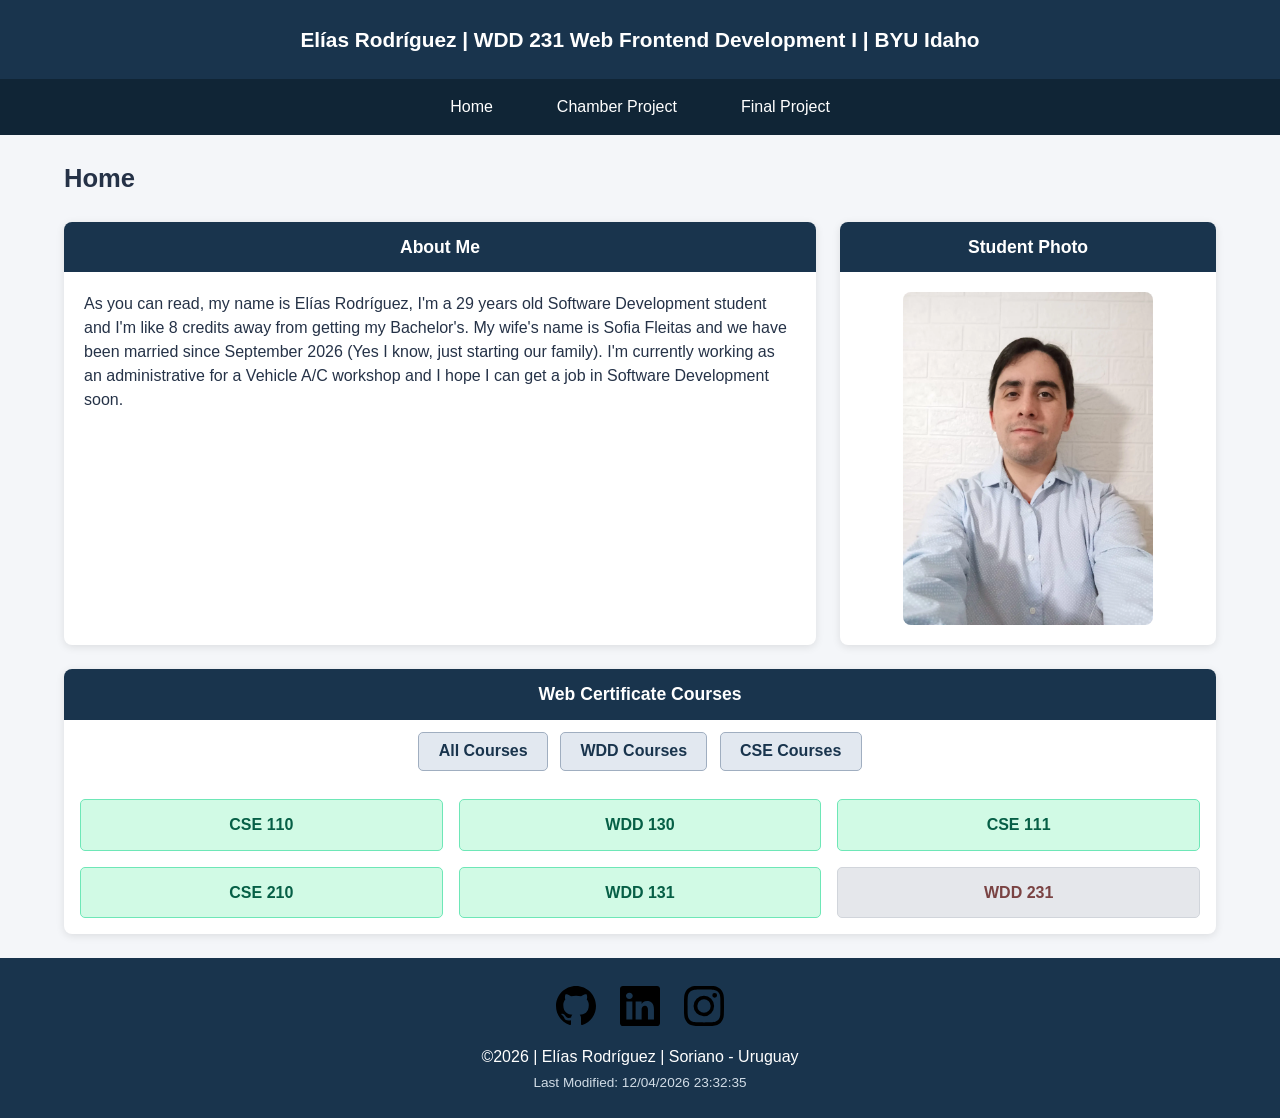
<file: index.html>
<!DOCTYPE html>
<html lang="en">

<head>
    <meta charset="UTF-8">
    <meta name="viewport" content="width=device-width, initial-scale=1.0">
    <meta name="title" content="WDD231 | Elías Rodríguez | BYU Idaho">
    <meta name="description" content="Home Page for course WDD231 Web Frontend Development 1">
    <meta name="url" content="https://elrodfe.github.io/wdd231/">
    <meta name="author" content="Elías Rodríguez">
    <title>WDD231 - Elias Rodríguez</title>

    <link rel="stylesheet" href="styles/normalize.css">
    <link rel="stylesheet" href="styles/index.css">
    <link rel="icon" href="images/favicon.ico">

    <script src="scripts/utils.js" defer></script>
</head>

<body>
    <header>
        <h1>Elías Rodríguez | WDD 231 Web Frontend Development I | BYU Idaho</h1>
        <button id="ham-button" aria-label="Open navigation menu" aria-expanded="false"
            aria-controls="main-nav">☰</button>

        <nav class="nav-bar">
            <a class="home" href="https://elrodfe.github.io/wdd231/">Home</a>
            <a class="chamber-project" href="https://elrodfe.github.io/wdd231/chamber/index.html">Chamber Project</a>
            <a class="final-project" href="#">Final Project</a>
        </nav>
    </header>
    <main>
        <h1>Home</h1>
        <section class="about-me">
            <h2>About Me</h2>
            <p>As you can read, my name is Elías Rodríguez, I'm a 29 years old Software Development
                student and I'm like 8 credits away from getting my Bachelor's. My wife's name is Sofia
                Fleitas and we have been married since September 2026 (Yes I know, just starting our
                family). I'm currently working as an administrative for a Vehicle A/C workshop and
                I hope I can get a job in Software Development soon.
            </p>
        </section>
        <section class="student-photo">
            <h2>Student Photo</h2>
            <img src="images/myself.webp" alt="Portrait of Elías Rodríguez" width="600" height="800" loading="lazy">
        </section>
        <section class="certificates">
            <h2>Web Certificate Courses</h2>
            <button id="all-courses">All Courses</button>
            <button id="wdd">WDD Courses</button>
            <button id="cse">CSE Courses</button>
            <div class="courses-list"></div>
        </section>
    </main>
    <footer>
        <div class="social-media">
            <a href="https://github.com/ElRodFe" class="github-link">
                <img class="github" src="images/github.svg" width="40" height="40" alt="github logo">
            </a>
            <a href="https://www.linkedin.com/in/eliasrodrigg/" class="linkedin-link">
                <img class="linkedin" src="images/linkedin.svg" width="40" height="40" alt="linkedin logo">
            </a>
            <a href="https://www.instagram.com/elias.rodrigg/" class="instagram-link">
                <img class="instagram" src="images/instagram.svg" width="40" height="40" alt="instagram logo">
            </a>
        </div>
        <p>©<span id="currentYear"></span> | Elías Rodríguez | Soriano - Uruguay</p>
        <p id="lastModified"></p>
    </footer>
</body>

</html>
</file>
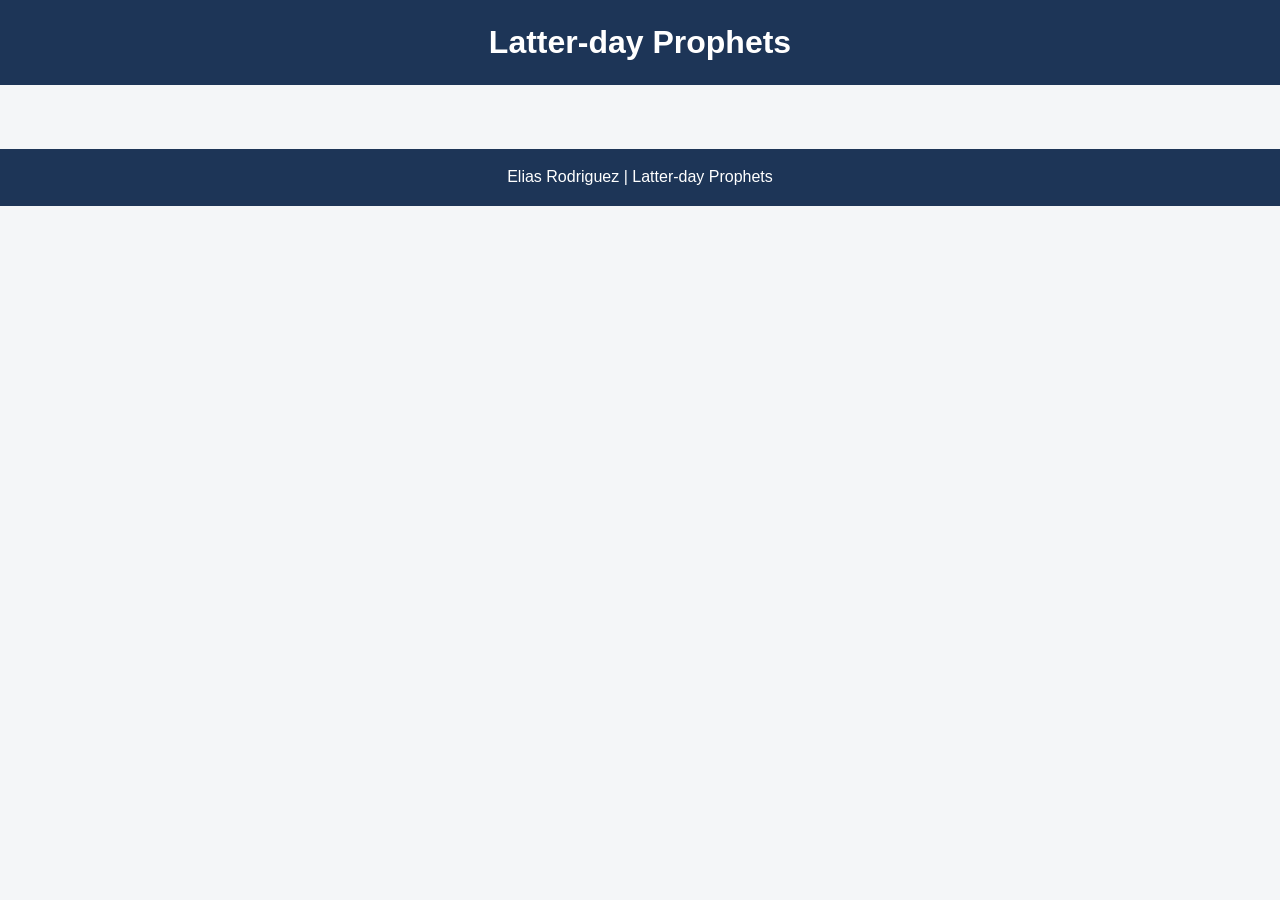
<file: prophets.html>
<!DOCTYPE html>
<html lang="en">

<head>
    <meta charset="UTF-8">
    <meta name="viewport" content="width=device-width, initial-scale=1.0">
    <title>Prophets Activity</title>

    <link rel="stylesheet" href="styles/normalize.css">
    <link rel="stylesheet" href="styles/prophets.css">

    <script src="scripts/prophets.js" defer></script>
</head>

<body>
    <header>
        <h1>Latter-day Prophets</h1>
    </header>
    <main>
        <div id="cards"></div>
    </main>
    <footer>
        Elias Rodriguez | Latter-day Prophets
    </footer>
</body>

</html>
</file>
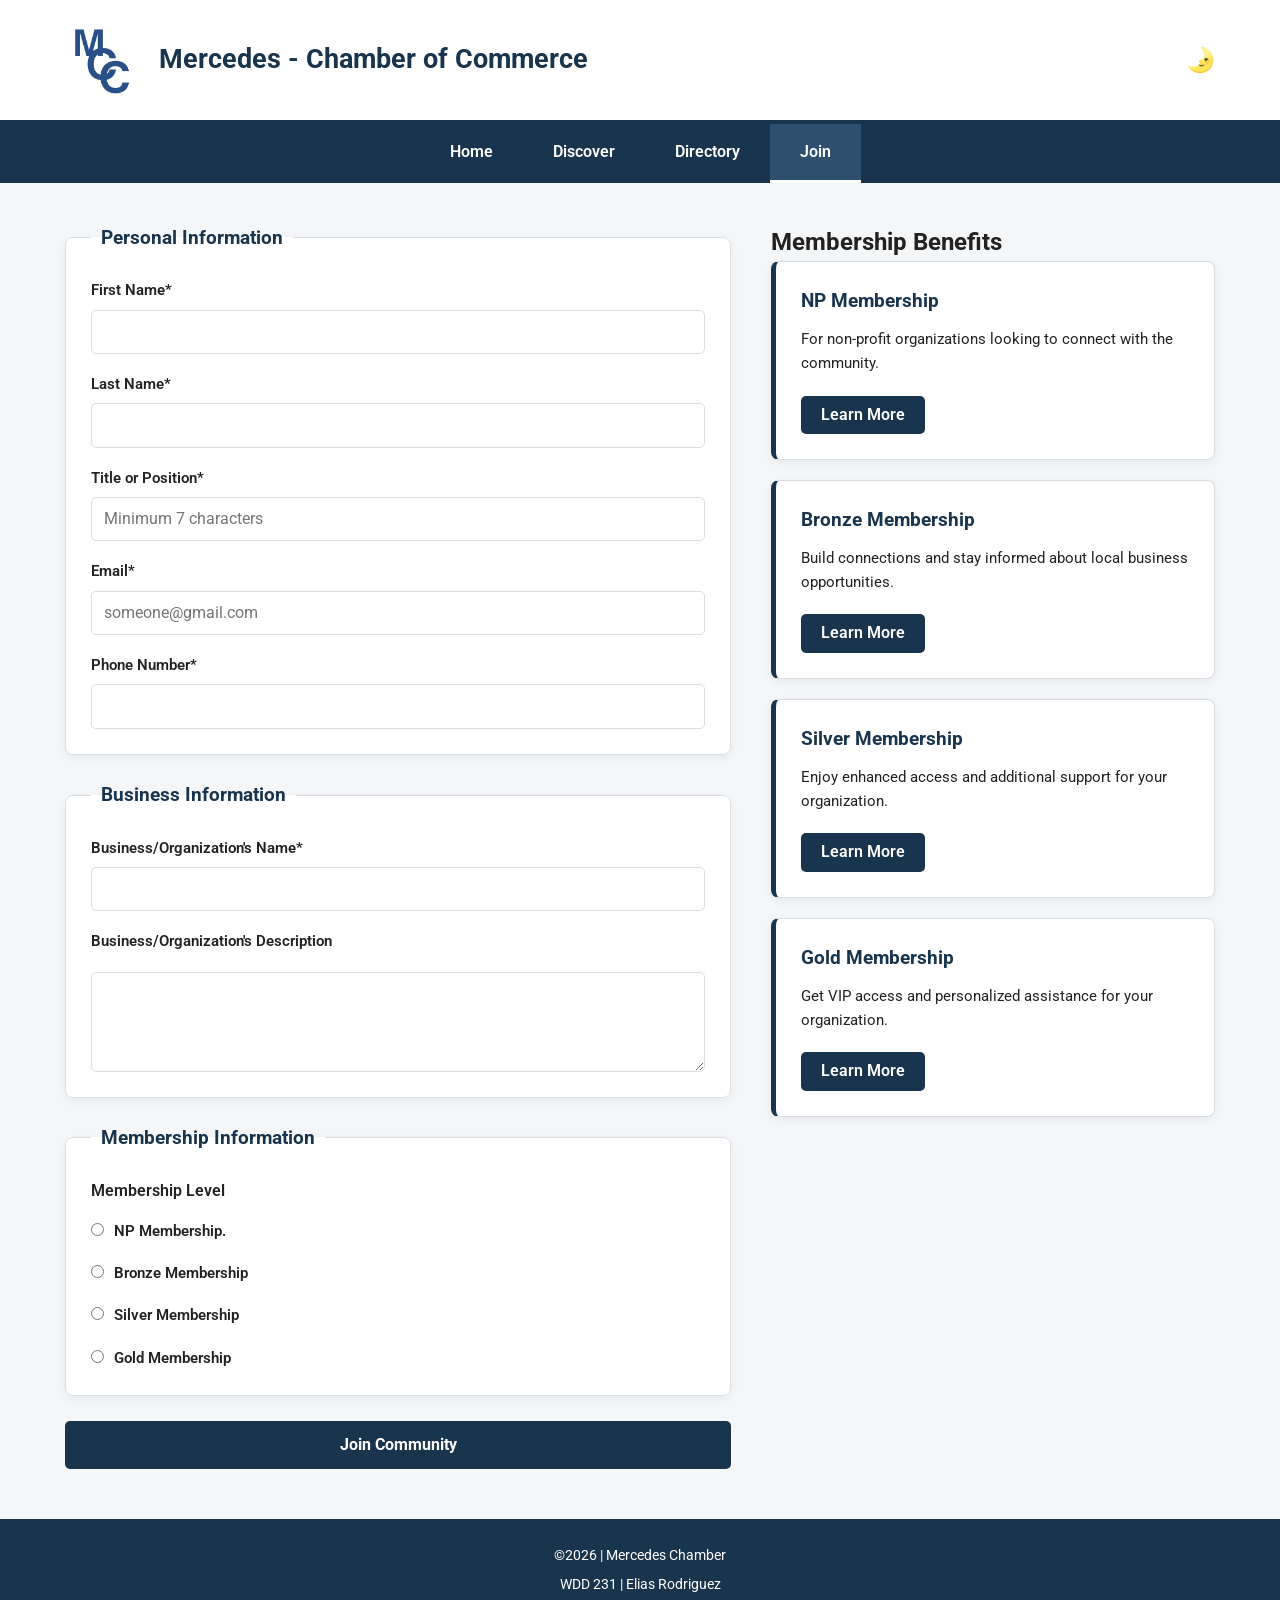
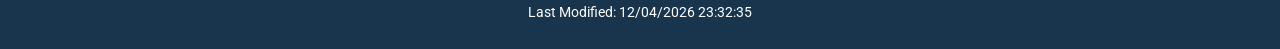
<file: chamber/join.html>
<!DOCTYPE html>
<html lang="en">

<head>
    <meta charset="UTF-8">
    <meta name="viewport" content="width=device-width, initial-scale=1.0">
    <meta name="description"
        content="Join page of the chamber of commerce in Mercedes-Uruguay created as a Software Development project">
    <meta name="author" content="Elias Rodriguez">

    <meta property="og:author" content="Elias Rodríguez">
    <meta property="og:title" content="Chamber of Commerce in Mercedes Uruguay">
    <meta property="og:type" content="Website">
    <meta property="og:description"
        content="Join page of the chamber of commerce in Mercedes-Uruguay for profit and non profit organizations">
    <meta property="og:image" content="https://elrodfe.github.io/wdd231/chamber/images/logo.webp">
    <meta property="og:url" content="https://elrodfe.github.io/wdd231/chamber/index.html">
    <title>Mercedes Chamber of Commerce Join Page</title>

    <link rel="preconnect" href="https://fonts.googleapis.com">
    <link rel="preconnect" href="https://fonts.gstatic.com" crossorigin>
    <link href="https://fonts.googleapis.com/css2?family=Roboto:wght@400;500;600;700&display=swap" rel="stylesheet">

    <link rel="icon" href="images/logo.webp">
    <link rel="stylesheet" href="styles/normalize.css">
    <link rel="stylesheet" href="styles/join.css">

    <script type="module" src="scripts/join-page.mjs"></script>
</head>

<body>
    <header>
        <img class="logo" src="images/logo.webp" alt="Chamber of Commerce's logo">
        <h1>Mercedes - Chamber of Commerce</h1>
        <div id="mode">
            🌛
        </div>
    </header>
    <button id="ham-button" aria-label="Open navigation menu" aria-expanded="false" aria-controls="main-nav">☰</button>
    <nav class="navigation">
        <a href="index.html">Home</a>
        <a href="discover.html">Discover</a>
        <a href="directory.html">Directory</a>
        <a id="wayfinding" href="join.html">Join</a>
    </nav>
    <main id="formmain">
        <form method="get" action="thankyou.html">
            <fieldset>
                <legend>Personal Information</legend>
                <label>First Name*<input type="text" id="fname" name="fname" autocomplete="given-name"
                        title="Enter your Name" required></label>
                <label>Last Name*<input type="text" id="lname" name="lname" autocomplete="family-name"
                        title="Enter your Last Name" required></label>
                <label>Title or Position*<input type="text" id="title" name="title" pattern="[A-Za-z\s\-]{7,}$"
                        placeholder="Minimum 7 characters" autocomplete="organization-title"
                        title="At least 7 alphabetic characters" required></label>
                <label>Email*<input type="email" id="email" name="email" placeholder="someone@gmail.com"
                        autocomplete="email" title="Enter a valid email adress" required></label>
                <label>Phone Number*<input type="tel" id="phone" name="phone" autocomplete="tel"
                        title="Enter your phone number" required></label>
            </fieldset>

            <fieldset>
                <legend>Business Information</legend>
                <label>Business/Organization's Name*<input type="text" id="bname" name="bname"
                        autocomplete="organization" title="Enter your Organization's Name" required></label>
                <label for="bdescription" title="Brief Organization description">Business/Organization's
                    Description</label>
                <textarea id="bdescription" name="bdescription" rows="4" cols="50"></textarea>
            </fieldset>

            <fieldset>
                <legend>Membership Information</legend>
                <div class="m-level">Membership Level</div>
                <label><input type="radio" name="membershiplevel" value="NP Membership" required>NP Membership.</label>
                <label><input type="radio" name="membershiplevel" value="Bronze Membership">Bronze
                    Membership</label>
                <label><input type="radio" name="membershiplevel" value="Silver Membership">Silver
                    Membership</label>
                <label><input type="radio" name="membershiplevel" value="Gold Membership">Gold Membership</label>
            </fieldset>
            <input type="hidden" id="datetime" name="datetime" value="">
            <input type="submit" id="sbutton" name="sbutton" value="Join Community">
        </form>

        <div class="membershipBenefits">
            <h2>Membership Benefits</h2>

            <div class="membership-cards">

                <div class="membership-card" id="NP_Membership_Benefits">
                    <h3>NP Membership</h3>
                    <p>For non-profit organizations looking to connect with the community.</p>
                    <button type="button" class="learn-more" data-modal="np-modal">
                        Learn More
                    </button>
                </div>

                <div class="membership-card" id="Bronze_Membership_Benefits">
                    <h3>Bronze Membership</h3>
                    <p>Build connections and stay informed about local business opportunities.</p>
                    <button type="button" class="learn-more" data-modal="bronze-modal">
                        Learn More
                    </button>
                </div>

                <div class="membership-card" id="Silver_Membership_Benefits">
                    <h3>Silver Membership</h3>
                    <p>Enjoy enhanced access and additional support for your organization.</p>
                    <button type="button" class="learn-more" data-modal="silver-modal">
                        Learn More
                    </button>
                </div>

                <div class="membership-card" id="Gold_Membership_Benefits">
                    <h3>Gold Membership</h3>
                    <p>Get VIP access and personalized assistance for your organization.</p>
                    <button type="button" class="learn-more" data-modal="gold-modal">
                        Learn More
                    </button>
                </div>

            </div>
        </div>

        <dialog id="np-modal" class="membership-modal">
            <h2>NP Membership Benefits</h2>
            <ul>
                <li>Basic access to community events</li>
                <li>Networking opportunities with other non-profit organizations</li>
                <li>Regular updates on industry news and trends</li>
            </ul>
            <button type="button" class="close-modal">Close</button>
        </dialog>

        <dialog id="bronze-modal" class="membership-modal">
            <h2>Bronze Membership Benefits</h2>
            <ul>
                <li>Exclusive access to community events</li>
                <li>Email newsletters with industry updates</li>
            </ul>
            <button type="button" class="close-modal">Close</button>
        </dialog>

        <dialog id="silver-modal" class="membership-modal">
            <h2>Silver Membership Benefits</h2>
            <ul>
                <li>Enhanced access to community events</li>
                <li>Priority support from community leaders</li>
            </ul>
            <button type="button" class="close-modal">Close</button>
        </dialog>

        <dialog id="gold-modal" class="membership-modal">
            <h2>Gold Membership Benefits</h2>
            <ul>
                <li>VIP access to all community events</li>
                <li>Personalized assistance for your organization</li>
            </ul>
            <button type="button" class="close-modal">Close</button>
        </dialog>
    </main>
    <footer>
        <p> &copy;<span id="currentYear"></span> | Mercedes Chamber</p>
        <p>WDD 231 | Elias Rodriguez</p>
        <p id="lastModified"></p>
    </footer>
</body>

</html>
</file>
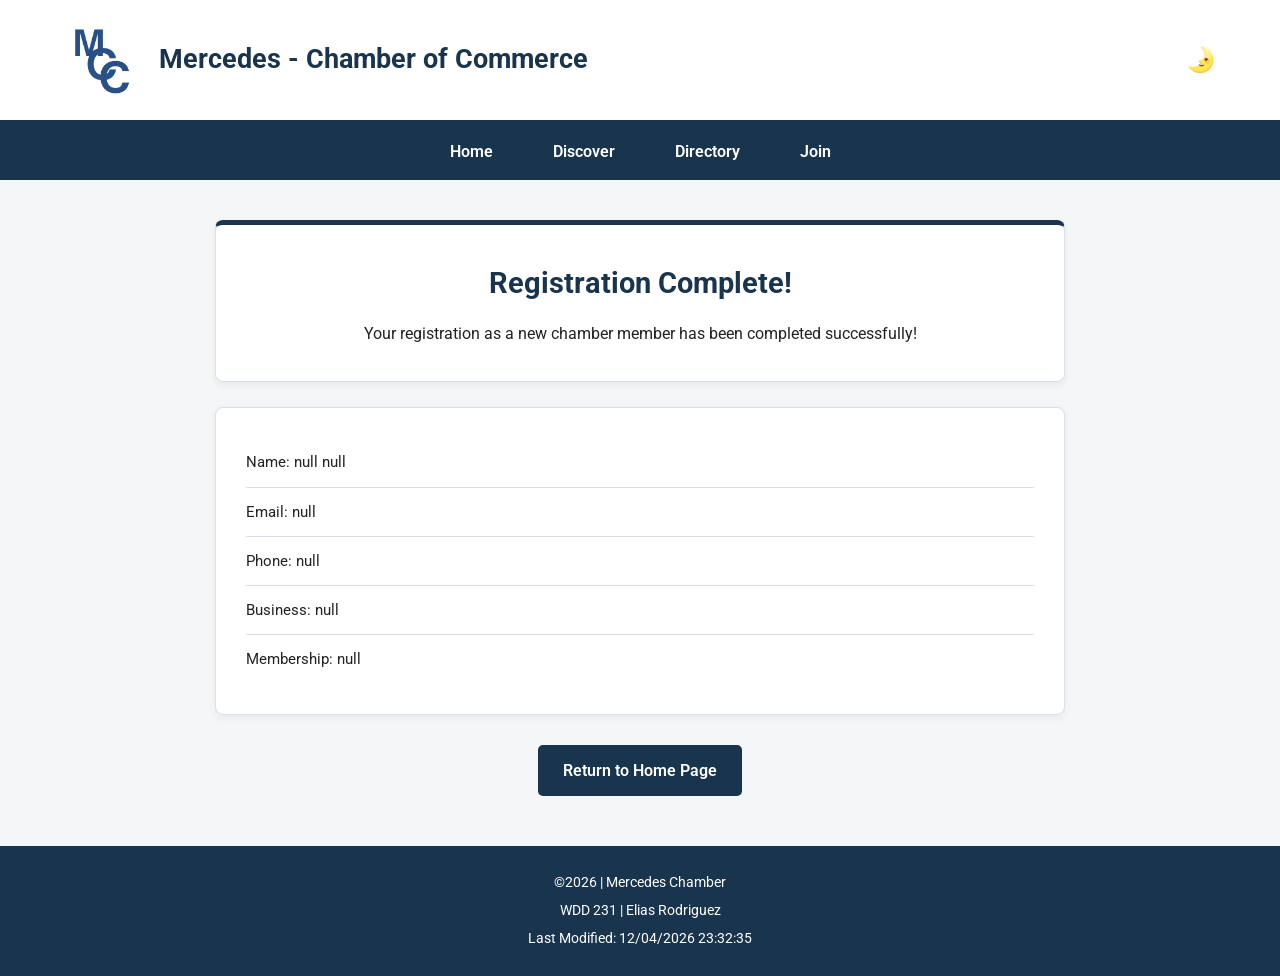
<file: chamber/thankyou.html>
<!DOCTYPE html>
<html lang="en">

<head>
    <meta charset="UTF-8">
    <meta name="viewport" content="width=device-width, initial-scale=1.0">
    <meta name="description"
        content="Join page of the chamber of commerce in Mercedes-Uruguay created as a Software Development project">
    <meta name="author" content="Elias Rodriguez">

    <meta property="og:author" content="Elias Rodríguez">
    <meta property="og:title" content="Chamber of Commerce">
    <meta property="og:type" content="Website">
    <meta property="og:description"
        content="Join page of the chamber of commerce in Mercedes-Uruguay for profit and non profit organizations">
    <meta property="og:image"
        content="https://github.com/ElRodFe/wdd231/blob/main/chamber/images/hero-image-medium.webp">
    <meta property="og:url" content="https://elrodfe.github.io/wdd231/chamber/index.html">
    <title>Mercedes Chamber of Commerce</title>

    <link rel="preconnect" href="https://fonts.googleapis.com">
    <link rel="preconnect" href="https://fonts.gstatic.com" crossorigin>
    <link href="https://fonts.googleapis.com/css2?family=Roboto:wght@400;500;600;700&display=swap" rel="stylesheet">

    <link rel="icon" href="images/logo.webp">
    <link rel="stylesheet" href="styles/normalize.css">
    <link rel="stylesheet" href="styles/base.css">

    <script type="module" src="scripts/thankyou.mjs"></script>
</head>

<body>
    <header>
        <img class="logo" src="images/logo.webp" alt="logo">
        <h1>Mercedes - Chamber of Commerce</h1>
        <div id="mode">
            🌛
        </div>
    </header>
    <button id="ham-button" aria-label="Open navigation menu" aria-expanded="false" aria-controls="main-nav">☰</button>
    <nav class="navigation">
        <a href="index.html">Home</a>
        <a href="discover.html">Discover</a>
        <a href="">Directory</a>
        <a href="join.html">Join</a>

    </nav>
    <main>
        <div id="thankyou">
            <h2> Registration Complete!</h2>
            <p>Your registration as a new chamber member has been completed successfully!</p>
        </div>
        <div id="formData"></div>
        <a id="returnButton" href="index.html">Return to Home Page</a>
    </main>
    <footer>
        <p> &copy;<span id="currentYear"></span> | Mercedes Chamber</p>
        <p>WDD 231 | Elias Rodriguez</p>
        <p id="lastModified"></p>
    </footer>
</body>

</html>
</file>
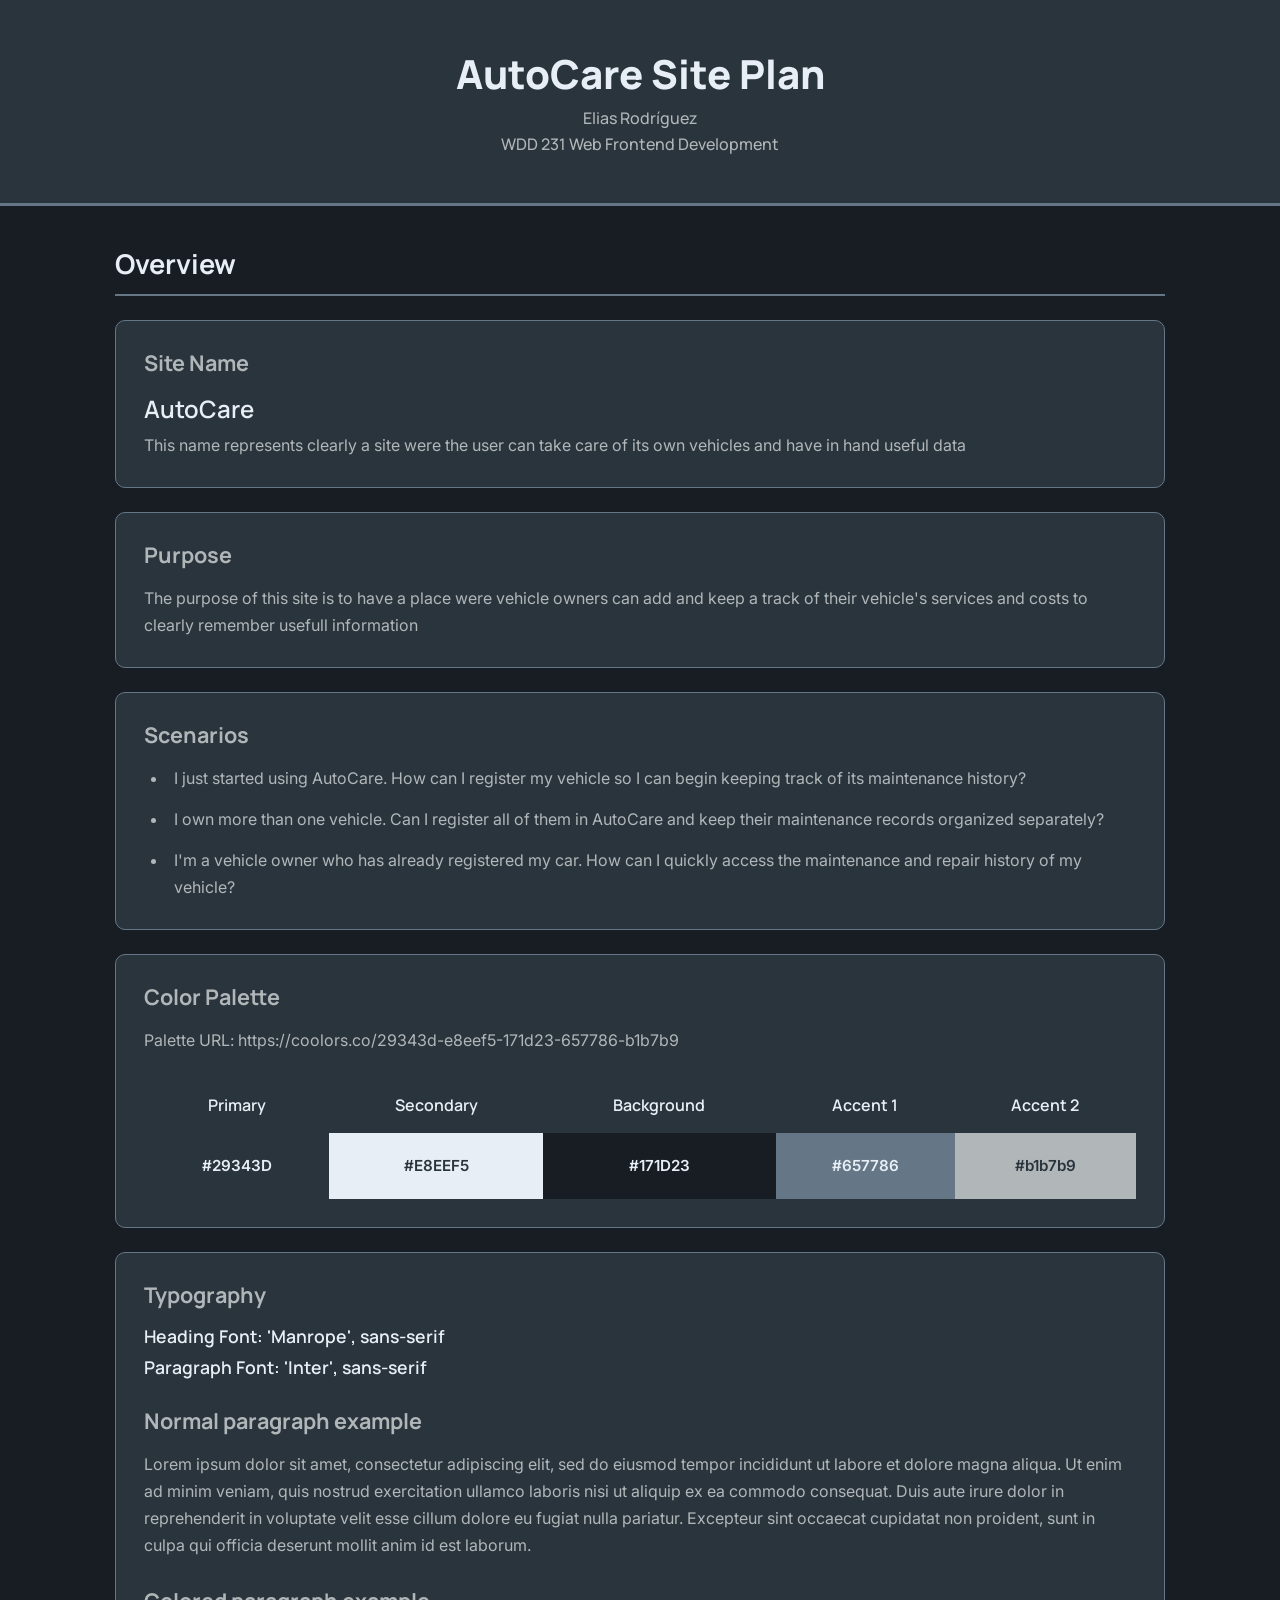
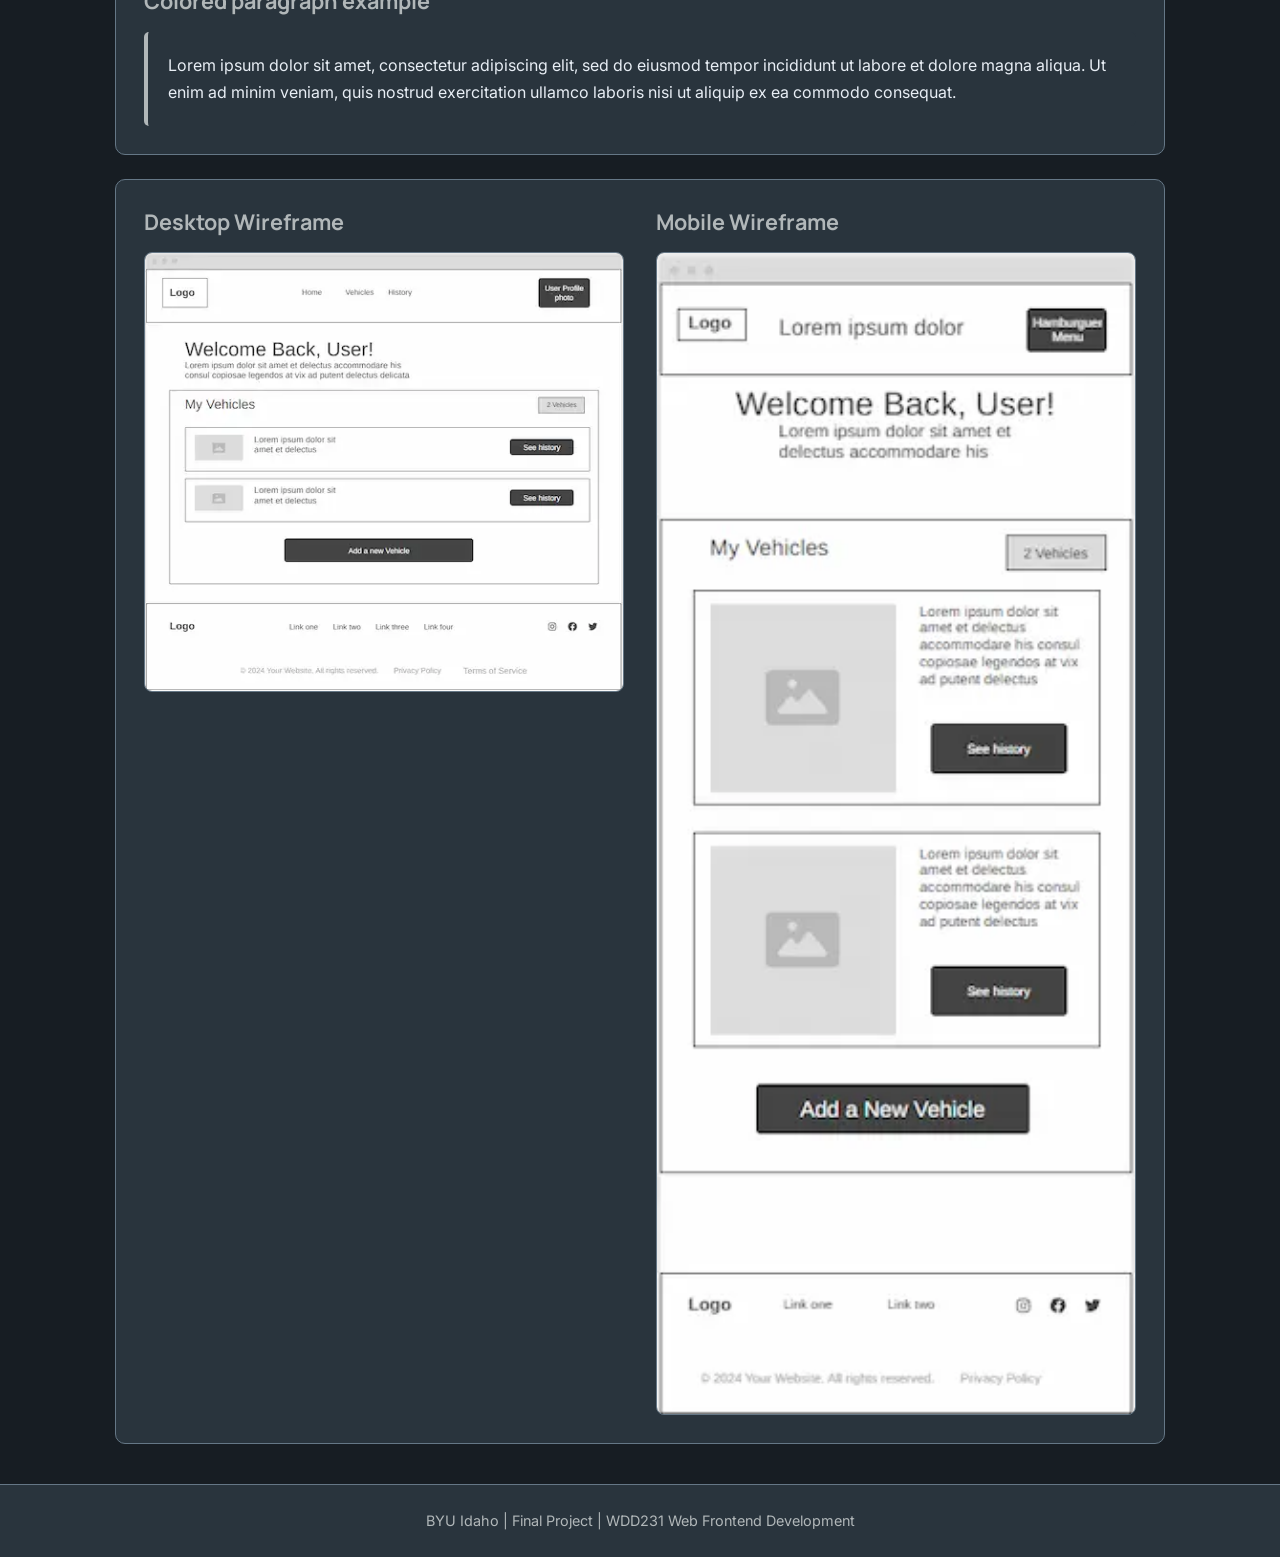
<file: final-project/site-plan.html>
<!DOCTYPE html>
<html lang="en">

<head>
    <meta charset="UTF-8">
    <meta name="viewport" content="width=device-width, initial-scale=1.0">
    <meta name="description" content="Site plan for WDD231 final project">
    <meta name="author" content="Elías Rodríguez">
    <title>AutoCare Site Plan</title>

    <link rel="preconnect" href="https://fonts.googleapis.com">
    <link rel="preconnect" href="https://fonts.gstatic.com" crossorigin>
    <link
        href="https://fonts.googleapis.com/css2?family=Inter:wght@400;500;600&family=Manrope:wght@600;700;800&display=swap"
        rel="stylesheet">

    <link rel="stylesheet" href="styles/site-plan.css">
</head>

<body>
    <header>
        <h1>AutoCare Site Plan</h1>
        <h2>Elias Rodríguez</h2>
        <h2>WDD 231 Web Frontend Development</h2>
    </header>

    <main>
        <h2>Overview</h2>

        <div class="sitename">
            <h3>Site Name</h3>
            <h4>AutoCare</h4>
            <p>This name represents clearly a site were the user can take care of its own vehicles and have in hand
                useful data</p>
        </div>

        <div class="purpose">
            <h3>Purpose</h3>
            <p>
                The purpose of this site is to have a place were vehicle owners can add and keep a track of their
                vehicle's services and costs to clearly remember usefull information
            </p>
        </div>

        <div class="scenarios">
            <h3>Scenarios</h3>
            <ul>
                <li>I just started using AutoCare. How can I register my vehicle so I can begin keeping track of its
                    maintenance history?</li>
                <li>I own more than one vehicle. Can I register all of them in AutoCare and keep their maintenance
                    records organized separately?</li>
                <li>I'm a vehicle owner who has already registered my car. How can I quickly access the maintenance and
                    repair history of my vehicle?</li>
            </ul>
        </div>

        <div class="color-palette">
            <h3>Color Palette</h3>
            <p>Palette URL: <a href="https://coolors.co/29343d-e8eef5-171d23-657786-b1b7b9"
                    target="_blank">https://coolors.co/29343d-e8eef5-171d23-657786-b1b7b9</a></p>

            <table class="colors">
                <tr>
                    <th>Primary</th>
                    <th>Secondary</th>
                    <th>Background</th>
                    <th>Accent 1</th>
                    <th>Accent 2</th>
                </tr>
                <tr>
                    <td class="primary">#29343D</td>
                    <td class="secondary">#E8EEF5</td>
                    <td class="background">#171D23</td>
                    <td class="accent1">#657786</td>
                    <td class="accent2">#b1b7b9</td>
                </tr>
            </table>
        </div>

        <div class="typography">
            <h3>Typography</h3>

            <h4>Heading Font: 'Manrope', sans-serif</h4>
            <h4>Paragraph Font: 'Inter', sans-serif</h4>

            <h3>Normal paragraph example</h3>
            <p>
                Lorem ipsum dolor sit amet, consectetur adipiscing elit, sed do eiusmod tempor incididunt ut labore et
                dolore magna aliqua. Ut enim ad minim veniam, quis nostrud exercitation ullamco laboris nisi ut aliquip
                ex ea commodo consequat. Duis aute irure dolor in reprehenderit in voluptate velit esse cillum dolore eu
                fugiat nulla pariatur. Excepteur sint occaecat cupidatat non proident, sunt in culpa qui officia
                deserunt mollit anim id est laborum.
            </p>

            <h3>Colored paragraph example</h3>
            <p class="colored">
                Lorem ipsum dolor sit amet, consectetur adipiscing elit, sed do eiusmod tempor incididunt ut labore et
                dolore magna aliqua. Ut enim ad minim veniam, quis nostrud exercitation ullamco laboris nisi ut aliquip
                ex ea commodo consequat.
            </p>
        </div>

        <div class="wireframes">
            <div class="desktop-wireframe">
                <h3>Desktop Wireframe</h3>
                <img src="images/desktop-view.webp" alt="desktop wireframe view">
            </div>

            <div class="mobile-wireframe">
                <h3>Mobile Wireframe</h3>
                <img src="images/mobile-view.webp" alt="mobile wireframe view">
            </div>
        </div>
    </main>

    <footer>
        <p>BYU Idaho | Final Project | WDD231 Web Frontend Development</p>
    </footer>
</body>

</html>
</file>
<file: styles/index.css>
/* General Styles */
* {
    box-sizing: border-box;
}

body {
    font-family: Arial, Helvetica, sans-serif;
    background-color: #f4f6f9;
    color: #253247;
    line-height: 1.5;
}

h1,
h2,
h3,
p {
    margin-top: 0;
}


/* Header */
header {
    background-color: #19344d;
    color: white;
}

header h1 {
    font-size: 1.3rem;
    text-align: center;
    padding: 1.5rem;
    margin: 0;
}

/* Hide hamburger button on desktop */
#ham-button {
    display: none;
}

/* Desktop navigation */
.nav-bar {
    display: flex;
    justify-content: center;
    background-color: #102536;
}

.nav-bar a {
    color: white;
    text-decoration: none;
    padding: 1rem 2rem;
    text-align: center;
}

.nav-bar a:hover {
    background-color: #35668c;
}


/* Main Content */
main {
    max-width: 1200px;
    margin: 0 auto;
    padding: 1.5rem;
    display: grid;
    grid-template-columns: 2fr 1fr;
    gap: 1.5rem;
}

main h1 {
    grid-column: 1 / -1;
    margin: 0;
    font-size: 1.6rem;
}

/* About Me and Student Photo */
.about-me,
.student-photo {
    background-color: white;
    border-radius: 8px;
    overflow: hidden;
    box-shadow: 0 2px 8px rgba(0, 0, 0, 0.1);
}

.about-me h2,
.student-photo h2,
.certificates h2 {
    background-color: #19344d;
    color: white;
    text-align: center;
    padding: 0.75rem;
    margin: 0;
    font-size: 1.1rem;
}

.about-me p {
    padding: 1.25rem;
    margin: 0;
}

/* Student Photo */
.student-photo {
    text-align: center;
}

.student-photo img {
    display: block;
    width: 80%;
    max-width: 250px;
    height: auto;
    margin: 1.25rem auto;
    border-radius: 8px;
    object-fit: cover;
}

/* Certificates */
.certificates {
    grid-column: 1 / -1;
    background-color: white;
    border-radius: 8px;
    overflow: hidden;
    text-align: center;
    box-shadow: 0 2px 8px rgba(0, 0, 0, 0.1);
}

.certificates p {
    padding: 1.5rem;
    margin: 0;
}

/* Course Filter Buttons */
.certificates button {
    background-color: #e2e8f0;
    color: #19344d;
    border: 1px solid #a0aec0;
    border-radius: 5px;
    padding: 0.6rem 1.2rem;
    margin: 0.75rem 0.25rem;
    cursor: pointer;
    font-weight: bold;
    transition: background-color 0.2s;
}

.certificates button:hover {
    background-color: #b8cce0;
}

/* Courses Grid */
.courses-list {
    display: grid;
    grid-template-columns: repeat(3, 1fr);
    gap: 1rem;
    padding: 1rem;
    min-height: 120px;
}

/* General Course Card */
.course-card {
    padding: 0.8rem;
    border-radius: 5px;
    text-align: center;
    font-weight: bold;
    border: 1px solid #bbb;
}

/* Completed Courses */
.course-card.completed {
    background-color: #d1fae5;
    color: #065f46;
    border-color: #6ee7b7;
}

/* Incomplete Courses */
.course-card.not-completed {
    background-color: #e5e7eb;
    color: #7a4343;
    border-color: #d1d5db;
}

/* Social Media */
.social-media {
    grid-column: 1 / -1;
    display: flex;
    justify-content: center;
    align-items: center;
    gap: 1.5rem;
    padding: 0.5rem;
}

.social-media img {
    width: 40px;
    height: 40px;
    transition: transform 0.2s;
}

.social-media img:hover {
    transform: scale(1.15);
}

/* Footer */
footer {
    background-color: #19344d;
    color: white;
    text-align: center;
    padding: 1.25rem;
}

footer p {
    margin: 0.25rem 0;
}

#lastModified {
    font-size: 0.85rem;
    color: #d1dce6;
}

/* Mobile Responsive Layout */
@media (max-width: 768px) {

    /* Header */
    header {
        display: grid;
        grid-template-columns: 1fr auto;
        align-items: center;
    }

    header h1 {
        font-size: 1rem;
        text-align: left;
        padding: 1rem;
        margin: 0;
    }

    /* Hamburger Button */
    #ham-button {
        display: block;
        margin-right: 1rem;
        padding: 0.4rem 0.8rem;
        font-size: 1.5rem;
        cursor: pointer;
        border: 1px solid #aaa;
        border-radius: 4px;
        background-color: #e0e0e0;
        color: #111;
    }

    #ham-button:hover {
        background-color: #ccc;
    }

    /* Navigation */
    .nav-bar {
        display: none;
        grid-column: 1 / -1;
        flex-direction: column;
        background-color: #102536;
    }

    /* Visible when hamburger is clicked */
    .nav-bar.open {
        display: flex;
    }

    .nav-bar a {
        display: block;
        text-align: left;
        padding: 0.8rem 1rem;
        border-bottom: 1px solid #444;
    }

    /* Main Layout */
    main {
        grid-template-columns: 1fr;
        padding: 1rem;
        gap: 1rem;
    }

    main h2,
    .certificates,
    .social-media {
        grid-column: 1;
    }

    .student-photo img {
        max-width: 200px;
    }

    .courses-list {
        grid-template-columns: 1fr;
        min-height: 350px;
    }

    .certificates button {
        padding: 0.5rem 0.7rem;
        margin: 0.5rem 0.15rem;
    }
}
</file>
<file: styles/prophets.css>
/* General */
* {
    box-sizing: border-box;
}

body {
    font-family: Arial, Helvetica, sans-serif;
    background-color: #f4f6f8;
    color: #333;
    margin: 0;
}

/* Header */
header {
    background-color: #1d3557;
    color: white;
    text-align: center;
    padding: 1.5rem;
}

header h1 {
    margin: 0;
    font-size: 2rem;
}

/* Main content */
main {
    max-width: 1200px;
    margin: 2rem auto;
    padding: 0 1rem;
}

#cards {
    display: grid;
    grid-template-columns: repeat(auto-fit, minmax(260px, 1fr));
    gap: 1.5rem;
}

/* Prophet cards */
#cards section {
    background-color: white;
    border-radius: 10px;
    padding: 1.5rem;
    text-align: center;
    box-shadow: 0 2px 8px rgba(0, 0, 0, 0.1);
    transition: transform 0.2s ease, box-shadow 0.2s ease;
}

#cards section:hover {
    transform: translateY(-5px);
    box-shadow: 0 5px 15px rgba(0, 0, 0, 0.15);
}

#cards h2 {
    color: #1d3557;
    font-size: 1.3rem;
    margin-top: 0;
}

#cards p {
    font-size: 0.95rem;
    line-height: 1.5;
    margin: 0.5rem 0;
}

/* Prophet portraits */
#cards img {
    width: 100%;
    max-width: 220px;
    height: 260px;
    object-fit: cover;
    border-radius: 6px;
    margin-top: 1rem;
}

/* Footer */
footer {
    background-color: #1d3557;
    color: white;
    text-align: center;
    padding: 1.2rem;
    margin-top: 2rem;
}

/* Small screens */
@media screen and (max-width: 500px) {
    header h1 {
        font-size: 1.6rem;
    }

    #cards {
        grid-template-columns: 1fr;
    }
}
</file>
<file: chamber/styles/join.css>
/* ============================
   GLOBAL STYLES
============================ */

:root {
    --primary-color: #19344d;
    --secondary-color: #ffffff;
    --text-color: #222222;
    --background-color: #f4f6f8;
    --border-color: #d9dfe5;
}

@keyframes cardEntrance {
    from {
        opacity: 0;
        transform: translateY(20px);
    }

    to {
        opacity: 1;
        transform: translateY(0);
    }
}

* {
    margin: 0;
    padding: 0;
    box-sizing: border-box;
}

body {
    font-family: 'Roboto', sans-serif;
    color: var(--text-color);
    background-color: var(--background-color);
    line-height: 1.6;
}

a {
    color: var(--primary-color);
    text-decoration: none;
}

a:hover {
    text-decoration: underline;
}

/* ============================
   HEADER
============================ */

header {
    display: flex;
    align-items: center;
    gap: 20px;
    padding: 20px 5%;
    background-color: var(--secondary-color);
    border-bottom: 4px solid var(--primary-color);
}

.logo {
    width: 75px;
    height: 75px;
    object-fit: contain;
}

header h1 {
    color: var(--primary-color);
    font-size: 1.7rem;
    font-weight: 700;
}

#mode {
    margin-left: auto;
    font-size: 1.5rem;
    cursor: pointer;
}

/* ============================
   NAVIGATION
============================ */

#ham-button {
    display: none;
}

.navigation {
    display: flex;
    justify-content: center;
    gap: 0;
    background-color: var(--primary-color);
}

.navigation a {
    color: var(--secondary-color);
    padding: 15px 30px;
    font-weight: 600;
    transition: background-color 0.3s ease;
}

.navigation a:hover,
.navigation a:focus {
    background-color: #2d506e;
    text-decoration: none;
}

#wayfinding {
    background-color: #2d506e;
    border-bottom: 3px solid white;
}


/* ============================
   JOIN PAGE
============================ */

#formmain {
    max-width: 1200px;
    margin: 40px auto;
    padding: 0 25px;

    display: grid;
    grid-template-columns: 1.2fr 0.8fr;
    gap: 40px;
    align-items: start;
}

/* ============================
   APPLICATION FORM
============================ */

#formmain form {
    display: flex;
    flex-direction: column;
    gap: 25px;
}

#formmain fieldset {
    padding: 25px;
    border: 1px solid var(--border-color);
    border-radius: 8px;
    background-color: white;
    box-shadow: 0 3px 10px rgba(0, 0, 0, 0.06);
}

#formmain legend {
    padding: 0 10px;
    color: var(--primary-color);
    font-size: 1.2rem;
    font-weight: 700;
}

#formmain fieldset label {
    display: block;
    margin-bottom: 18px;
    font-weight: 600;
    font-size: 0.95rem;
}

#formmain fieldset label:last-child {
    margin-bottom: 0;
}

/* Text inputs */

#formmain input[type="text"],
#formmain input[type="email"],
#formmain input[type="tel"],
#formmain textarea {
    display: block;
    width: 100%;
    padding: 12px;
    margin-top: 7px;

    border: 1px solid var(--border-color);
    border-radius: 5px;

    font-family: inherit;
    font-size: 1rem;
    color: var(--text-color);
    background-color: white;
}

#formmain textarea {
    resize: vertical;
    min-height: 100px;
}

#formmain input:focus,
#formmain textarea:focus {
    outline: 2px solid var(--primary-color);
    outline-offset: 2px;
}

/* Membership radio buttons */

.m-level {
    margin-bottom: 15px;
    font-weight: 600;
}

#formmain input[type="radio"] {
    margin-right: 10px;
    accent-color: var(--primary-color);
}

/* Submit button */

#sbutton {
    padding: 15px 25px;
    border: none;
    border-radius: 5px;

    background-color: var(--primary-color);
    color: white;

    font-size: 1rem;
    font-weight: 700;
    cursor: pointer;

    transition: background-color 0.3s ease;
}

#sbutton:hover {
    background-color: #2d506e;
}

/* ============================
   MEMBERSHIP BENEFITS
============================ */

.membership-cards {
    display: grid;
    grid-template-columns: 1fr;
    gap: 20px;
}

.membership-card {
    display: flex;
    flex-direction: column;
    align-items: flex-start;
    padding: 25px;

    background-color: white;
    border: 1px solid var(--border-color);
    border-left: 5px solid var(--primary-color);
    border-radius: 8px;

    box-shadow: 0 3px 10px rgba(0, 0, 0, 0.06);

    opacity: 0;
    animation: cardEntrance 0.7s ease-out forwards;
}

.membership-card:nth-child(1) {
    animation-delay: 0.5s;
}

.membership-card:nth-child(2) {
    animation-delay: 1s;
}

.membership-card:nth-child(3) {
    animation-delay: 1.5s;
}

.membership-card:nth-child(4) {
    animation-delay: 2s;
}

.membership-card h3 {
    color: var(--primary-color);
    margin-bottom: 10px;
}

.membership-card p {
    font-size: 0.95rem;
    margin-bottom: 20px;
    flex-grow: 1;
}

.learn-more {
    padding: 10px 20px;
    background-color: var(--primary-color);
    color: white;

    border: none;
    border-radius: 5px;

    font-weight: 600;
    cursor: pointer;

    transition: background-color 0.3s ease;
}

.learn-more:hover {
    background-color: #2d506e;
}

/* ============================
   MEMBERSHIP MODALS
============================ */

.membership-modal {
    position: fixed;
    top: 50%;
    left: 50%;
    transform: translate(-50%, -50%);

    width: min(90%, 500px);
    padding: 30px;

    border: none;
    border-radius: 10px;

    background-color: white;
    color: var(--text-color);

    box-shadow: 0 5px 25px rgba(0, 0, 0, 0.25);
}

.membership-modal::backdrop {
    background-color: rgba(0, 0, 0, 0.65);
}

.membership-modal h2 {
    color: var(--primary-color);
    margin-bottom: 20px;
    padding-bottom: 12px;
    border-bottom: 2px solid var(--border-color);
}

.membership-modal ul {
    padding-left: 22px;
    margin-bottom: 25px;
}

.membership-modal li {
    margin-bottom: 12px;
    line-height: 1.5;
}

.close-modal {
    display: block;
    margin-left: auto;

    padding: 10px 22px;

    background-color: var(--primary-color);
    color: white;

    border: none;
    border-radius: 5px;

    font-weight: 600;
    cursor: pointer;
}

.close-modal:hover {
    background-color: #2d506e;
}


/* ============================
   FOOTER
============================ */

footer {
    display: flex;
    flex-direction: column;
    align-items: center;
    justify-content: center;
    gap: 5px;
    padding: 25px 15px;
    margin-top: 50px;
    background-color: var(--primary-color);
    color: white;
    text-align: center;
    font-size: 0.9rem;
}

footer p {
    margin: 0;
}

/* ============================
   MOBILE NAVIGATION
============================ */

#menu {
    display: none;
}

/* ============================
   RESPONSIVE DESIGN
============================ */

@media screen and (max-width: 768px) {

    header {
        padding: 15px 20px;
        gap: 12px;
    }

    .logo {
        width: 55px;
        height: 55px;
    }

    header h1 {
        font-size: 1.15rem;
    }

    #ham-button {
        display: block;
        margin: 10px 20px;
        margin-left: auto;
        padding: 8px 15px;
        background-color: var(--primary-color);
        color: white;
        border: none;
        border-radius: 4px;
        font-size: 1.2rem;
        cursor: pointer;
    }

    .navigation {
        display: none;
        flex-direction: column;
    }

    .navigation.open {
        display: flex;
    }

    .navigation a {
        text-align: center;
        padding: 12px;
    }

    main {
        margin: 25px auto;
        padding: 0 15px;
    }

    #formmain {
        grid-template-columns: 1fr;
        gap: 35px;
        margin: 25px auto;
        padding: 0 15px;
    }

    #formmain fieldset {
        padding: 20px 15px;
    }

    .membershipBenefits {
        grid-template-columns: 1fr;
    }

    .membershipBenefits>h2 {
        grid-column: auto;
    }

    #sbutton {
        width: 100%;
    }

    footer {
        margin-top: 30px;
    }
}
</file>
<file: chamber/styles/base.css>
/* ============================
   GLOBAL STYLES
============================ */

:root {
    --primary-color: #19344d;
    --secondary-color: #ffffff;
    --text-color: #222222;
    --background-color: #f4f6f8;
    --border-color: #d9dfe5;
}

@keyframes cardEntrance {
    from {
        opacity: 0;
        transform: translateY(20px);
    }

    to {
        opacity: 1;
        transform: translateY(0);
    }
}

* {
    margin: 0;
    padding: 0;
    box-sizing: border-box;
}

body {
    font-family: 'Roboto', sans-serif;
    color: var(--text-color);
    background-color: var(--background-color);
    line-height: 1.6;
}

a {
    color: var(--primary-color);
    text-decoration: none;
}

a:hover {
    text-decoration: underline;
}

/* ============================
   HEADER
============================ */

header {
    display: flex;
    align-items: center;
    gap: 20px;
    padding: 20px 5%;
    background-color: var(--secondary-color);
    border-bottom: 4px solid var(--primary-color);
}

.logo {
    width: 75px;
    height: 75px;
    object-fit: contain;
}

header h1 {
    color: var(--primary-color);
    font-size: 1.7rem;
    font-weight: 700;
}

#mode {
    margin-left: auto;
    font-size: 1.5rem;
    cursor: pointer;
}

/* ============================
   NAVIGATION
============================ */

#ham-button {
    display: none;
}

.navigation {
    display: flex;
    justify-content: center;
    gap: 0;
    background-color: var(--primary-color);
}

.navigation a {
    color: var(--secondary-color);
    padding: 15px 30px;
    font-weight: 600;
    transition: background-color 0.3s ease;
}

.navigation a:hover,
.navigation a:focus {
    background-color: #2d506e;
    text-decoration: none;
}

#wayfinding {
    background-color: #2d506e;
    border-bottom: 3px solid white;
}

/* ============================
   DIRECTORY MAIN
============================ */

.directory-main {
    max-width: 1200px;
    margin: 40px auto;
    padding: 0 25px;
}

/* VIEW TOGGLE */

.toggle {
    display: flex;
    align-items: center;
    justify-content: flex-end;
    gap: 10px;
    margin-bottom: 25px;
    font-weight: 600;
}

.toggle button {
    padding: 10px 22px;
    border: 2px solid var(--primary-color);
    border-radius: 5px;
    background-color: white;
    color: var(--primary-color);
    font-weight: 600;
    cursor: pointer;
    transition: all 0.3s ease;
}

.toggle button:hover,
.toggle button:focus {
    background-color: var(--primary-color);
    color: white;
}

/* ============================
   HOME PAGE HERO SECTION
============================ */

.hero-box {
    position: relative;
    width: 100%;
    max-height: 550px;
    overflow: hidden;
}

.hero-box picture {
    display: block;
    width: 100%;
}

#hero-img {
    display: block;
    width: 100%;
    height: 450px;
    object-fit: cover;
}

.call-to-action {
    position: absolute;
    right: 50%;
    bottom: 35%;
    padding: 25px 45px;
    background-color: var(--primary-color);
    color: white;
    font-size: 1.3rem;
    font-weight: 700;
    border-radius: 5px;
    box-shadow: 0 3px 10px rgba(0, 0, 0, 0.25);
    transition: background-color 0.3s ease;
}

.call-to-action:hover {
    background-color: #2d506e;
    text-decoration: none;
}


/* ============================
   HOME PAGE MAIN
============================ */

main {
    max-width: 1200px;
    margin: 40px auto;
    padding: 0 25px;
}

main h2 {
    color: var(--primary-color);
    font-size: 1.6rem;
    margin-bottom: 20px;
}

/* ============================
   HOME PAGE EVENTS
============================ */

.events {
    display: grid;
    grid-template-columns: repeat(3, 1fr);
    gap: 25px;
    margin-bottom: 40px;
}

.events h2 {
    grid-column: 1 / -1;
    margin-bottom: 0;
}

.event {
    display: flex;
    flex-direction: column;
    padding: 20px;
    background-color: white;
    border: 1px solid var(--border-color);
    border-radius: 8px;
    box-shadow: 0 3px 10px rgba(0, 0, 0, 0.06);
}

.event img {
    width: 100%;
    height: 190px;
    object-fit: cover;
    border-radius: 5px;
    margin-bottom: 15px;
}

.event p {
    margin-bottom: 12px;
    font-size: 0.95rem;
}

.event strong {
    color: var(--primary-color);
    font-size: 1.05rem;
}

/* ============================
   HOME PAGE WEATHER AND WINDCHILL LAYOUT
============================ */

.weather-windchill {
    display: grid;
    grid-template-columns: 1fr 1fr;
    gap: 25px;
    align-items: stretch;
    margin-bottom: 40px;
}

.weather-windchill #weather,
.weather-windchill .windchill {
    margin-bottom: 0;
    min-width: 0;
}


/* ============================
   HOME PAGE WEATHER
============================ */

#weather,
.windchill {
    padding: 25px;
    background-color: white;
    border: 1px solid var(--border-color);
    border-radius: 8px;
    box-shadow: 0 3px 10px rgba(0, 0, 0, 0.06);
}

#weather {
    display: grid;
    grid-template-columns: 100px 1fr;
    align-items: center;
    gap: 15px;
    padding: 25px;
}

#weather h2:first-child,
#weather h2:nth-of-type(2),
#forecast {
    grid-column: 1 / -1;
}

#weathericon {
    width: 90px;
    height: 90px;
    object-fit: contain;
}

#temp-desc {
    text-align: center;
    font-weight: 600;
    color: var(--primary-color);
}

#forecast {
    display: flex;
    justify-content: space-between;
    gap: 10px;
    flex-wrap: wrap;
}

/* ============================
   HOME PAGE WINDCHILL
============================ */

.windchill {
    margin-bottom: 40px;
}

.windchill label {
    display: block;
    margin-bottom: 15px;
    font-weight: 600;
}

.windchill input {
    display: block;
    width: 100%;
    max-width: 300px;
    padding: 10px;
    margin-top: 5px;
    border: 1px solid var(--border-color);
    border-radius: 5px;
    font-size: 1rem;
}

.weather-button {
    padding: 12px 20px;
    background-color: var(--primary-color);
    color: white;
    border: none;
    border-radius: 5px;
    font-weight: 600;
    cursor: pointer;
    transition: background-color 0.3s ease;
}

.weather-button:hover {
    background-color: #2d506e;
}

.windchill p {
    margin-top: 15px;
    font-weight: 600;
    color: var(--primary-color);
}


/* ============================
   HOME PAGE COMPANIES / SPOTLIGHT
============================ */

.companies {
    margin-bottom: 40px;
}

#member-cards {
    display: grid;
    grid-template-columns: repeat(3, 1fr);
    gap: 25px;
}

#member-cards section {
    display: flex;
    flex-direction: column;
    align-items: center;
    text-align: center;
    padding: 25px 20px;
    min-height: 350px;
    background-color: white;
    border: 1px solid var(--border-color);
    border-radius: 8px;
    box-shadow: 0 3px 10px rgba(0, 0, 0, 0.06);
}

#member-cards .member-logo {
    width: 110px;
    height: 110px;
    object-fit: contain;
    margin-bottom: 15px;
}


/* ============================
   HOME PAGE MEET AND GREET BANNER
============================ */

.banner {
    position: relative;
    display: flex;
    align-items: center;
    justify-content: center;
    gap: 20px;
    padding: 30px 50px;
    margin: 40px 0;
    background-color: var(--primary-color);
    color: white;
    border-radius: 8px;
}

.banner h2 {
    color: white;
    margin: 0;
    font-size: 1.3rem;
}

#closeBanner {
    padding: 8px;
    background: transparent;
    border: none;
    color: white;
    font-size: 1.2rem;
    cursor: pointer;
}



/* ============================
   MEMBER GRID
============================ */

#member-cards {
    min-height: 500px;
}

#member-cards.grid {
    display: grid;
    grid-template-columns: repeat(auto-fit, minmax(260px, 1fr));
    gap: 25px;
}

#member-cards.grid section {
    display: flex;
    flex-direction: column;
    align-items: center;
    text-align: center;
    padding: 25px 20px;
    min-height: 350px;
    background-color: white;
    border: 1px solid var(--border-color);
    border-radius: 8px;
    box-shadow: 0 3px 10px rgba(0, 0, 0, 0.06);
    transition: transform 0.3s ease, box-shadow 0.3s ease;
}

#member-cards.grid section:hover {
    transform: translateY(-4px);
    box-shadow: 0 6px 18px rgba(0, 0, 0, 0.12);
}

.member-logo {
    width: 110px;
    height: 110px;
    object-fit: contain;
    aspect-ratio: 1 / 1;
    margin-bottom: 15px;
}

#member-cards h3 {
    color: var(--primary-color);
    font-size: 1.2rem;
    margin-bottom: 10px;
}

#member-cards p {
    margin-bottom: 8px;
    font-size: 0.95rem;
}

#member-cards a {
    display: inline-block;
    margin: 10px 0;
    padding: 8px 15px;
    background-color: var(--primary-color);
    color: white;
    border-radius: 4px;
    font-size: 0.9rem;
    font-weight: 600;
}

#member-cards a:hover {
    background-color: #2d506e;
    text-decoration: none;
}

/* ============================
   MEMBER LIST
============================ */

#member-cards.list {
    display: flex;
    flex-direction: column;
    gap: 10px;
}

#member-cards.list section {
    display: grid;
    grid-template-columns: 2fr 2fr 1.5fr 1.5fr 1fr;
    align-items: center;
    gap: 15px;
    padding: 15px 20px;
    background-color: white;
    border: 1px solid var(--border-color);
    border-radius: 5px;
}

#member-cards.list section:nth-child(even) {
    background-color: #e9edf1;
}

#member-cards.list .member-logo {
    display: none;
}

#member-cards.list h3 {
    margin: 0;
    font-size: 1rem;
}

#member-cards.list p {
    margin: 0;
    font-size: 0.9rem;
}

#member-cards.list a {
    margin: 0;
    padding: 7px 10px;
    text-align: center;
}


/* ============================
   JOIN PAGE
============================ */

#formmain {
    max-width: 1200px;
    margin: 40px auto;
    padding: 0 25px;

    display: grid;
    grid-template-columns: 1.2fr 0.8fr;
    gap: 40px;
    align-items: start;
}

/* ============================
   APPLICATION FORM
============================ */

#formmain form {
    display: flex;
    flex-direction: column;
    gap: 25px;
}

#formmain fieldset {
    padding: 25px;
    border: 1px solid var(--border-color);
    border-radius: 8px;
    background-color: white;
    box-shadow: 0 3px 10px rgba(0, 0, 0, 0.06);
}

#formmain legend {
    padding: 0 10px;
    color: var(--primary-color);
    font-size: 1.2rem;
    font-weight: 700;
}

#formmain fieldset label {
    display: block;
    margin-bottom: 18px;
    font-weight: 600;
    font-size: 0.95rem;
}

#formmain fieldset label:last-child {
    margin-bottom: 0;
}

/* Text inputs */

#formmain input[type="text"],
#formmain input[type="email"],
#formmain input[type="tel"],
#formmain textarea {
    display: block;
    width: 100%;
    padding: 12px;
    margin-top: 7px;

    border: 1px solid var(--border-color);
    border-radius: 5px;

    font-family: inherit;
    font-size: 1rem;
    color: var(--text-color);
    background-color: white;
}

#formmain textarea {
    resize: vertical;
    min-height: 100px;
}

#formmain input:focus,
#formmain textarea:focus {
    outline: 2px solid var(--primary-color);
    outline-offset: 2px;
}

/* Membership radio buttons */

.m-level {
    margin-bottom: 15px;
    font-weight: 600;
}

#formmain input[type="radio"] {
    margin-right: 10px;
    accent-color: var(--primary-color);
}

/* Submit button */

#sbutton {
    padding: 15px 25px;
    border: none;
    border-radius: 5px;

    background-color: var(--primary-color);
    color: white;

    font-size: 1rem;
    font-weight: 700;
    cursor: pointer;

    transition: background-color 0.3s ease;
}

#sbutton:hover {
    background-color: #2d506e;
}

/* ============================
   MEMBERSHIP BENEFITS
============================ */

.membership-cards {
    display: grid;
    grid-template-columns: 1fr;
    gap: 20px;
}

.membership-card {
    display: flex;
    flex-direction: column;
    align-items: flex-start;
    padding: 25px;

    background-color: white;
    border: 1px solid var(--border-color);
    border-left: 5px solid var(--primary-color);
    border-radius: 8px;

    box-shadow: 0 3px 10px rgba(0, 0, 0, 0.06);

    opacity: 0;
    animation: cardEntrance 0.7s ease-out forwards;
}

.membership-card:nth-child(1) {
    animation-delay: 0.5s;
}

.membership-card:nth-child(2) {
    animation-delay: 1s;
}

.membership-card:nth-child(3) {
    animation-delay: 1.5s;
}

.membership-card:nth-child(4) {
    animation-delay: 2s;
}

.membership-card h3 {
    color: var(--primary-color);
    margin-bottom: 10px;
}

.membership-card p {
    font-size: 0.95rem;
    margin-bottom: 20px;
    flex-grow: 1;
}

.learn-more {
    padding: 10px 20px;
    background-color: var(--primary-color);
    color: white;

    border: none;
    border-radius: 5px;

    font-weight: 600;
    cursor: pointer;

    transition: background-color 0.3s ease;
}

.learn-more:hover {
    background-color: #2d506e;
}

/* ============================
   MEMBERSHIP MODALS
============================ */

.membership-modal {
    position: fixed;
    top: 50%;
    left: 50%;
    transform: translate(-50%, -50%);

    width: min(90%, 500px);
    padding: 30px;

    border: none;
    border-radius: 10px;

    background-color: white;
    color: var(--text-color);

    box-shadow: 0 5px 25px rgba(0, 0, 0, 0.25);
}

.membership-modal::backdrop {
    background-color: rgba(0, 0, 0, 0.65);
}

.membership-modal h2 {
    color: var(--primary-color);
    margin-bottom: 20px;
    padding-bottom: 12px;
    border-bottom: 2px solid var(--border-color);
}

.membership-modal ul {
    padding-left: 22px;
    margin-bottom: 25px;
}

.membership-modal li {
    margin-bottom: 12px;
    line-height: 1.5;
}

.close-modal {
    display: block;
    margin-left: auto;

    padding: 10px 22px;

    background-color: var(--primary-color);
    color: white;

    border: none;
    border-radius: 5px;

    font-weight: 600;
    cursor: pointer;
}

.close-modal:hover {
    background-color: #2d506e;
}


/* ============================
   THANK YOU PAGE
============================ */

#thankyou {
    max-width: 850px;
    margin: 40px auto 25px;
    padding: 35px 25px;
    text-align: center;

    background-color: white;
    border: 1px solid var(--border-color);
    border-top: 5px solid var(--primary-color);
    border-radius: 8px;

    box-shadow: 0 3px 10px rgba(0, 0, 0, 0.06);
}

#thankyou h2 {
    color: var(--primary-color);
    font-size: 1.8rem;
    margin-bottom: 15px;
}

#thankyou p {
    font-size: 1rem;
    color: var(--text-color);
}


/* ============================
   SUBMITTED FORM DATA
============================ */

#formData {
    max-width: 850px;
    margin: 0 auto 30px;
    padding: 30px;

    background-color: white;
    border: 1px solid var(--border-color);
    border-radius: 8px;

    box-shadow: 0 3px 10px rgba(0, 0, 0, 0.06);
}

#formData h3 {
    color: var(--primary-color);
    font-size: 1.3rem;
    margin-bottom: 20px;
    border-bottom: 2px solid var(--border-color);
    padding-bottom: 12px;
}

#formData p {
    padding: 12px 0;
    border-bottom: 1px solid var(--border-color);
    font-size: 0.95rem;
}

#formData p:last-child {
    border-bottom: none;
}

#formData strong {
    color: var(--primary-color);
}


/* ============================
   RETURN BUTTON
============================ */

#returnButton {
    display: block;
    width: fit-content;
    margin: 0 auto 40px;
    padding: 13px 25px;

    background-color: var(--primary-color);
    color: white;

    border-radius: 5px;
    font-weight: 600;
    text-align: center;

    transition: background-color 0.3s ease;
}

#returnButton:hover {
    background-color: #2d506e;
    text-decoration: none;
}


/* ============================
   FOOTER
============================ */

footer {
    display: flex;
    flex-direction: column;
    align-items: center;
    justify-content: center;
    gap: 5px;
    padding: 25px 15px;
    margin-top: 50px;
    background-color: var(--primary-color);
    color: white;
    text-align: center;
    font-size: 0.9rem;
}

footer p {
    margin: 0;
}

/* ============================
   MOBILE NAVIGATION
============================ */

#menu {
    display: none;
}

/* ============================
   RESPONSIVE DESIGN
============================ */

@media screen and (max-width: 768px) {

    header {
        padding: 15px 20px;
        gap: 12px;
    }

    .logo {
        width: 55px;
        height: 55px;
    }

    header h1 {
        font-size: 1.15rem;
    }

    /* Mobile menu button */

    #ham-button {
        display: block;
        margin: 10px 20px;
        margin-left: auto;
        padding: 8px 15px;
        background-color: var(--primary-color);
        color: white;
        border: none;
        border-radius: 4px;
        font-size: 1.2rem;
        cursor: pointer;
    }

    .navigation {
        display: none;
        flex-direction: column;
    }

    .navigation.open {
        display: flex;
    }

    .navigation a {
        text-align: center;
        padding: 12px;
    }

    .directory-main {
        margin: 25px auto;
        padding: 0 15px;
    }

    #member-cards.grid {
        grid-template-columns: 1fr;
    }

    #member-cards.list section {
        grid-template-columns: 1fr;
        text-align: center;
        gap: 8px;
    }

    .toggle {
        justify-content: center;
        flex-wrap: wrap;
    }

    .events {
        grid-template-columns: repeat(2, 1fr);
    }

    #member-cards {
        grid-template-columns: repeat(2, 1fr);
    }

    #hero-img {
        height: 350px;
    }

    main {
        margin: 25px auto;
        padding: 0 15px;
    }

    #hero-img {
        height: 250px;
    }

    .call-to-action {
        right: 5%;
        bottom: 10%;
        padding: 10px 20px;
        font-size: 0.9rem;
    }

    .events {
        grid-template-columns: 1fr;
    }

    .weather-windchill {
        grid-template-columns: 1fr;
    }

    #weather {
        grid-template-columns: 1fr;
        text-align: center;
    }

    #weathericon {
        margin: auto;
    }

    #forecast {
        flex-direction: column;
    }

    .windchill {
        padding: 20px;
    }

    .windchill input {
        max-width: 100%;
    }

    .banner {
        flex-direction: column;
        text-align: center;
        padding: 30px 20px;
    }

    #closeBanner {
        position: absolute;
        top: 8px;
        right: 8px;
    }

    #formmain {
        grid-template-columns: 1fr;
        gap: 35px;
        margin: 25px auto;
        padding: 0 15px;
    }

    #formmain fieldset {
        padding: 20px 15px;
    }

    .membershipBenefits {
        grid-template-columns: 1fr;
    }

    .membershipBenefits>h2 {
        grid-column: auto;
    }

    #sbutton {
        width: 100%;
    }

    #thankyou {
        margin: 25px 15px 20px;
        padding: 25px 15px;
    }

    #thankyou h2 {
        font-size: 1.5rem;
    }

    #formData {
        margin: 0 15px 25px;
        padding: 20px;
    }

    #returnButton {
        margin-bottom: 30px;
    }

    footer {
        margin-top: 30px;
    }
}
</file>
<file: final-project/styles/site-plan.css>
* {
    margin: 0;
    padding: 0;
    box-sizing: border-box;
}

:root {
    --primary-color: #29343D;
    --secondary-color: #E8EEF5;
    --background-color: #171D23;
    --accent-1: #657786;
    --accent-2: #b1b7b9;

    --heading-font: 'Manrope', sans-serif;
    --body-font: 'Inter', sans-serif;
}

/* =========================
   GENERAL
========================= */

body {
    font-family: var(--body-font);
    background-color: var(--background-color);
    color: var(--secondary-color);
    line-height: 1.7;
}

h1,
h2,
h3,
h4 {
    font-family: var(--heading-font);
    line-height: 1.3;
}

h1 {
    font-size: 2.5rem;
    font-weight: 800;
}

h2 {
    font-size: 1.7rem;
    font-weight: 700;
}

h3 {
    font-size: 1.35rem;
    font-weight: 700;
    color: var(--accent-2);
}

h4 {
    font-size: 1.1rem;
    font-weight: 600;
}

p {
    color: var(--accent-2);
}

a {
    color: var(--accent-2);
    text-decoration: none;
    overflow-wrap: anywhere;
}

a:hover {
    text-decoration: underline;
}

/* =========================
   HEADER
========================= */

header {
    background-color: var(--primary-color);
    text-align: center;
    padding: 3rem 1.5rem;
    border-bottom: 3px solid var(--accent-1);
}

header h1 {
    color: var(--secondary-color);
    margin-bottom: 0.5rem;
}

header h2 {
    color: var(--accent-2);
    font-size: 1rem;
    font-weight: 500;
    margin-top: 0.35rem;
}

/* =========================
   MAIN
========================= */

main {
    width: min(100% - 2rem, 1050px);
    margin: 2.5rem auto;
}

main>h2 {
    color: var(--secondary-color);
    margin-bottom: 1.5rem;
    padding-bottom: 0.75rem;
    border-bottom: 2px solid var(--accent-1);
}

/* =========================
   CONTENT SECTIONS
========================= */

main>div {
    background-color: var(--primary-color);
    border: 1px solid var(--accent-1);
    border-radius: 10px;
    padding: 1.75rem;
    margin-bottom: 1.5rem;
}

main>div h3 {
    margin-bottom: 1rem;
}

main>div p {
    margin-top: 0.5rem;
}

.sitename h4 {
    color: var(--secondary-color);
    font-size: 1.5rem;
    margin-bottom: 0.5rem;
}

.scenarios ul {
    padding-left: 1.5rem;
}

.scenarios li {
    color: var(--accent-2);
    margin-bottom: 0.85rem;
    padding-left: 0.4rem;
}

.scenarios li:last-child {
    margin-bottom: 0;
}

/* =========================
   COLOR PALETTE
========================= */

.color-pallete a {
    display: inline-block;
    margin-top: 0.5rem;
}

.colors {
    width: 100%;
    border-collapse: collapse;
    margin-top: 1.5rem;
    text-align: center;
}

.colors th {
    background-color: var(--primary-color);
    color: var(--secondary-color);
    padding: 0.85rem 0.5rem;
    font-family: var(--heading-font);
    font-weight: 600;
}

.colors td {
    padding: 1.25rem 0.5rem;
    font-weight: 600;
    font-size: 0.95rem;
}

.colors .primary {
    background-color: var(--primary-color);
    color: var(--secondary-color);
}

.colors .secondary {
    background-color: var(--secondary-color);
    color: var(--primary-color);
}

.colors .background {
    background-color: var(--background-color);
    color: var(--secondary-color);
}

.colors .accent1 {
    background-color: var(--accent-1);
    color: var(--secondary-color);
}

.colors .accent2 {
    background-color: var(--accent-2);
    color: var(--primary-color);
}

/* =========================
   TYPOGRAPHY
========================= */

.typography h4 {
    color: var(--secondary-color);
    margin-bottom: 0.5rem;
}

.typography h3:not(:first-child) {
    margin-top: 1.75rem;
}

.typography .colored {
    background-color: var(--primary-color);
    color: var(--secondary-color);
    padding: 1.25rem;
    border-left: 4px solid var(--accent-2);
    border-radius: 5px;
}

/* =========================
   WIREFRAMES
========================= */

.wireframes {
    display: grid;
    grid-template-columns: 1fr 1fr;
    align-items: start;
    gap: 2rem;
}

.wireframes h3 {
    margin-bottom: 1rem;
}

.wireframes img {
    display: block;
    width: 100%;
    height: auto;
    border-radius: 8px;
    border: 1px solid var(--accent-1);
    background-color: var(--primary-color);
}

/* =========================
   FOOTER
========================= */

footer {
    background-color: var(--primary-color);
    border-top: 1px solid var(--accent-1);
    text-align: center;
    padding: 1.5rem;
}

footer p {
    color: var(--accent-2);
    font-size: 0.9rem;
}

@media screen and (max-width: 600px) {

    header {
        padding: 2rem 1rem;
    }

    header h1 {
        font-size: 2rem;
    }

    main {
        width: calc(100% - 1.5rem);
        margin: 1.5rem auto;
    }

    main>div {
        padding: 1.1rem;
    }

    .wireframes {
        display: grid;
        grid-template-columns: 1fr;
        align-items: start;
        gap: 2rem;
    }

    .colors th,
    .colors td {
        font-size: 0.75rem;
        padding: 0.8rem 0.2rem;
        overflow-wrap: anywhere;
    }

    h2 {
        font-size: 1.4rem;
    }

}
</file>
